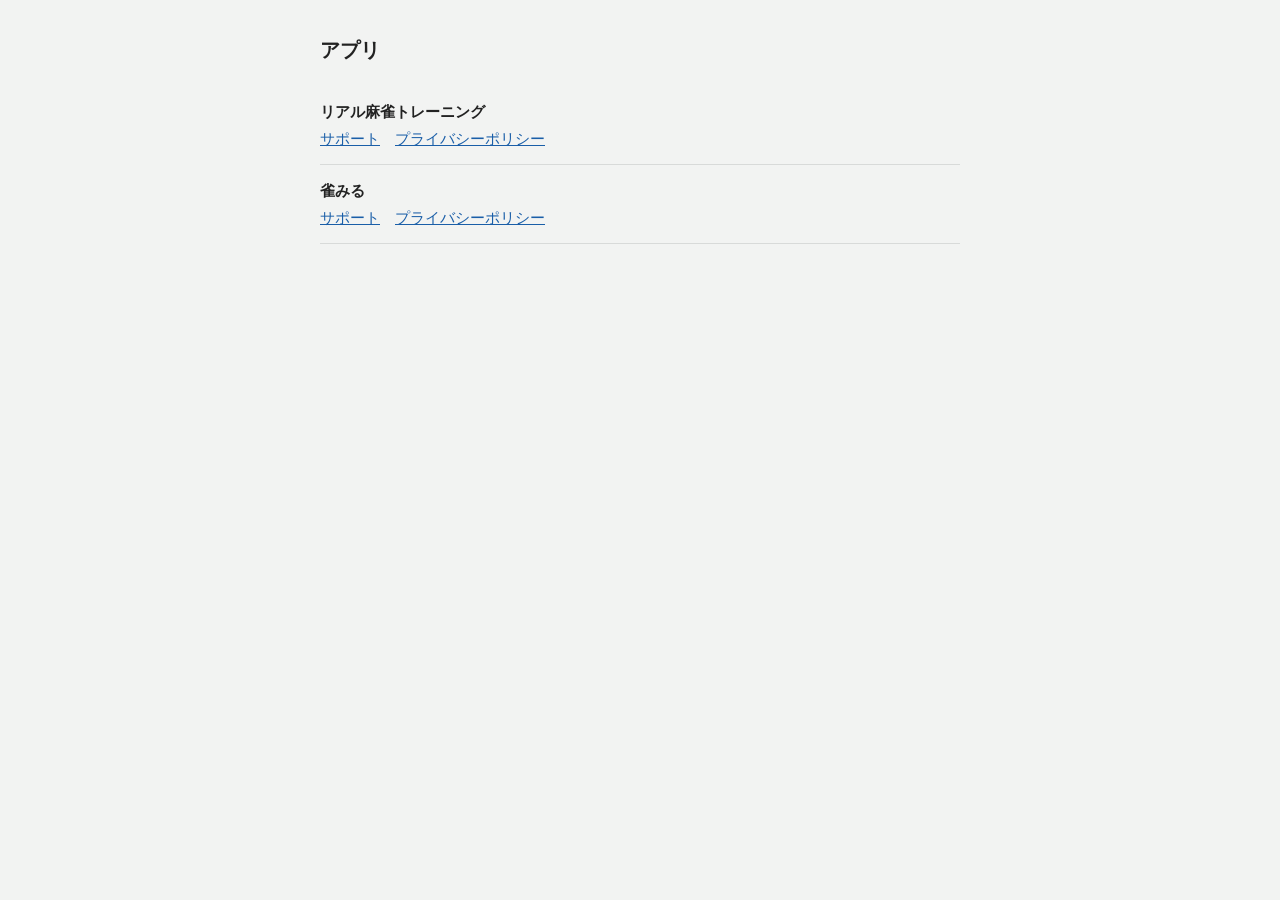
<file: index.html>
<!DOCTYPE html>
<html lang="ja">
<head>
<meta charset="utf-8">
<meta name="viewport" content="width=device-width, initial-scale=1">
<title>アプリ</title>
<style>
:root{--bg:#F2F3F2;--ink:#222;--line:#D8DAD9;--link:#1A5EA8}
@media (prefers-color-scheme:dark){:root{--bg:#1A1B1B;--ink:#E6E6E6;--line:#3A3C3B;--link:#8AB4F8}}
body{margin:0;background:var(--bg);color:var(--ink);font-family:"Hiragino Kaku Gothic ProN","Hiragino Sans",Meiryo,sans-serif;font-size:15px;line-height:1.8}
main{max-width:640px;margin:0 auto;padding:32px 20px 60px}
h1{font-size:20px;margin:0 0 18px}
ul{list-style:none;padding:0;margin:0}
li{padding:12px 0;border-bottom:1px solid var(--line)}
a{color:var(--link)}
</style>
</head>
<body>
<main>
  <h1>アプリ</h1>
  <ul>
    <li><b>リアル麻雀トレーニング</b><br><a href="rimatore-support/">サポート</a>　<a href="rimatore-support/privacy.html">プライバシーポリシー</a></li>
    <li><b>雀みる</b><br><a href="jammiru-support/">サポート</a>　<a href="jammiru-support/privacy.html">プライバシーポリシー</a></li>
  </ul>
</main>
</body>
</html>
</file>
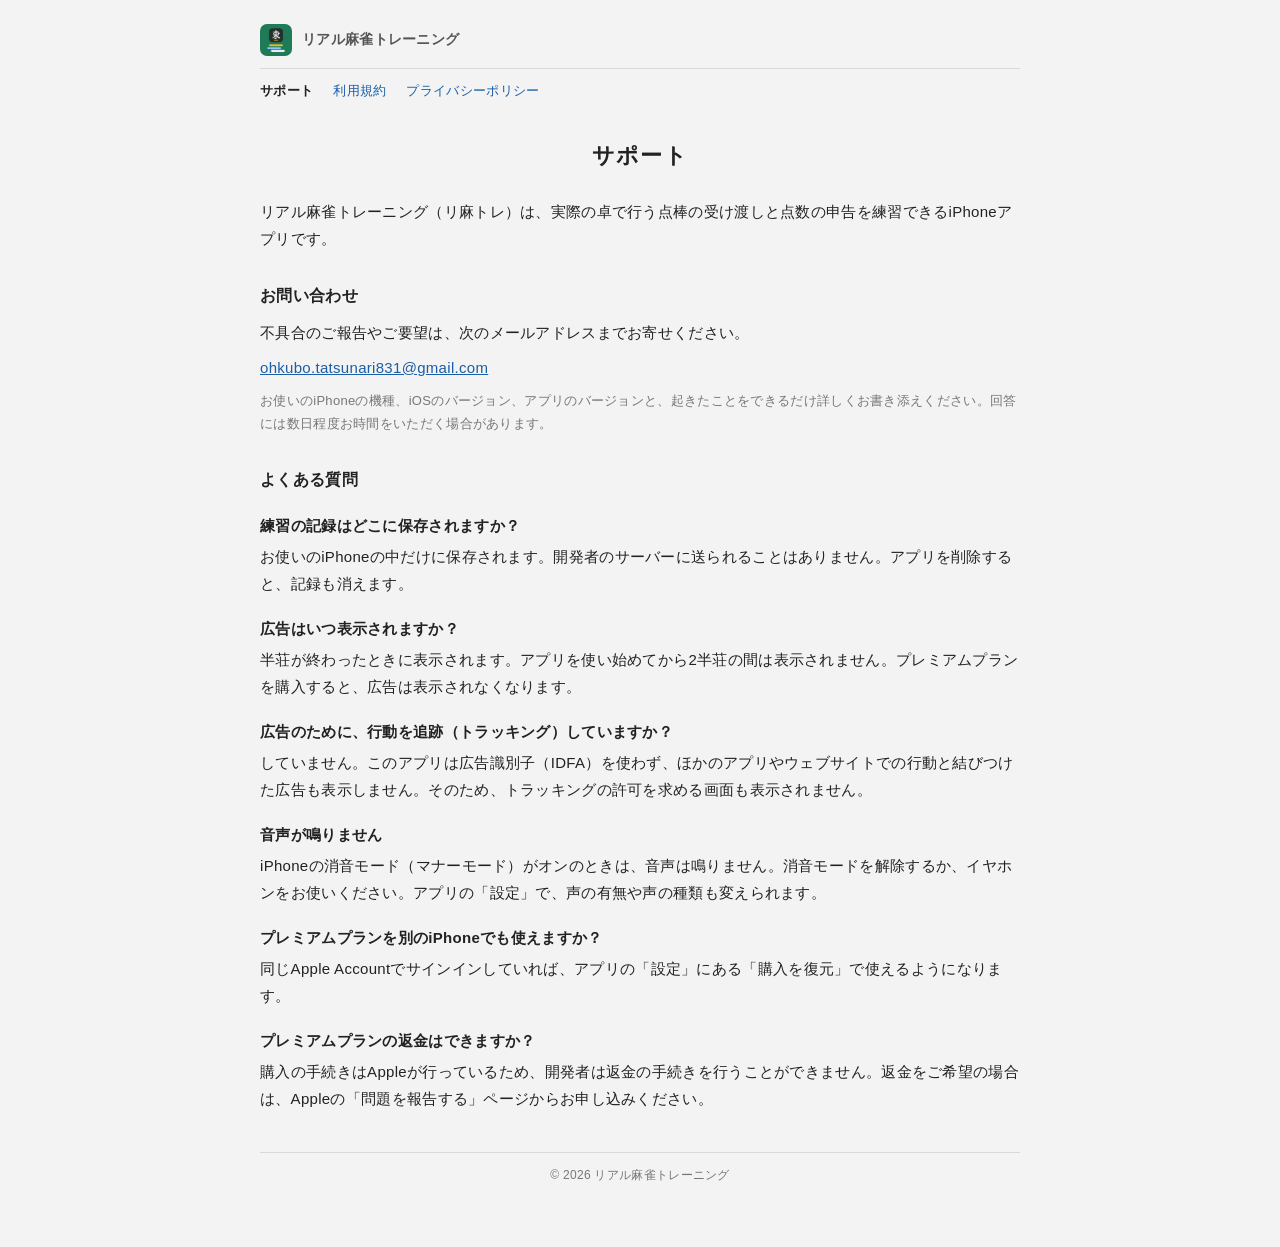
<file: rimatore-support/index.html>
<!DOCTYPE html>
<html lang="ja">
<head>
<meta charset="utf-8">
<meta name="viewport" content="width=device-width, initial-scale=1">
<title>サポート｜リアル麻雀トレーニング</title>
<link rel="stylesheet" href="style.css">
</head>
<body>
<main>
  <header><img src="icon.png" alt=""><span class="ttl">リアル麻雀トレーニング</span></header>
  <nav><a href="index.html" aria-current="page">サポート</a><a href="terms.html">利用規約</a><a href="privacy.html">プライバシーポリシー</a></nav>
  <h1>サポート</h1>
  <div class="doc">
    <p class="lead">リアル麻雀トレーニング（リ麻トレ）は、実際の卓で行う点棒の受け渡しと点数の申告を練習できるiPhoneアプリです。</p>

    <h2>お問い合わせ</h2>
    <p>不具合のご報告やご要望は、次のメールアドレスまでお寄せください。</p>
    <p><a href="mailto:ohkubo.tatsunari831@gmail.com">ohkubo.tatsunari831@gmail.com</a></p>
    <p class="muted">お使いのiPhoneの機種、iOSのバージョン、アプリのバージョンと、起きたことをできるだけ詳しくお書き添えください。回答には数日程度お時間をいただく場合があります。</p>

    <h2>よくある質問</h2>
    <h3>練習の記録はどこに保存されますか？</h3>
    <p>お使いのiPhoneの中だけに保存されます。開発者のサーバーに送られることはありません。アプリを削除すると、記録も消えます。</p>
    <h3>広告はいつ表示されますか？</h3>
    <p>半荘が終わったときに表示されます。アプリを使い始めてから2半荘の間は表示されません。プレミアムプランを購入すると、広告は表示されなくなります。</p>
    <h3>広告のために、行動を追跡（トラッキング）していますか？</h3>
    <p>していません。このアプリは広告識別子（IDFA）を使わず、ほかのアプリやウェブサイトでの行動と結びつけた広告も表示しません。そのため、トラッキングの許可を求める画面も表示されません。</p>
    <h3>音声が鳴りません</h3>
    <p>iPhoneの消音モード（マナーモード）がオンのときは、音声は鳴りません。消音モードを解除するか、イヤホンをお使いください。アプリの「設定」で、声の有無や声の種類も変えられます。</p>
    <h3>プレミアムプランを別のiPhoneでも使えますか？</h3>
    <p>同じApple Accountでサインインしていれば、アプリの「設定」にある「購入を復元」で使えるようになります。</p>
    <h3>プレミアムプランの返金はできますか？</h3>
    <p>購入の手続きはAppleが行っているため、開発者は返金の手続きを行うことができません。返金をご希望の場合は、Appleの「問題を報告する」ページからお申し込みください。</p>
  </div>
  <footer>© 2026 リアル麻雀トレーニング</footer>
</main>
</body>
</html>
</file>
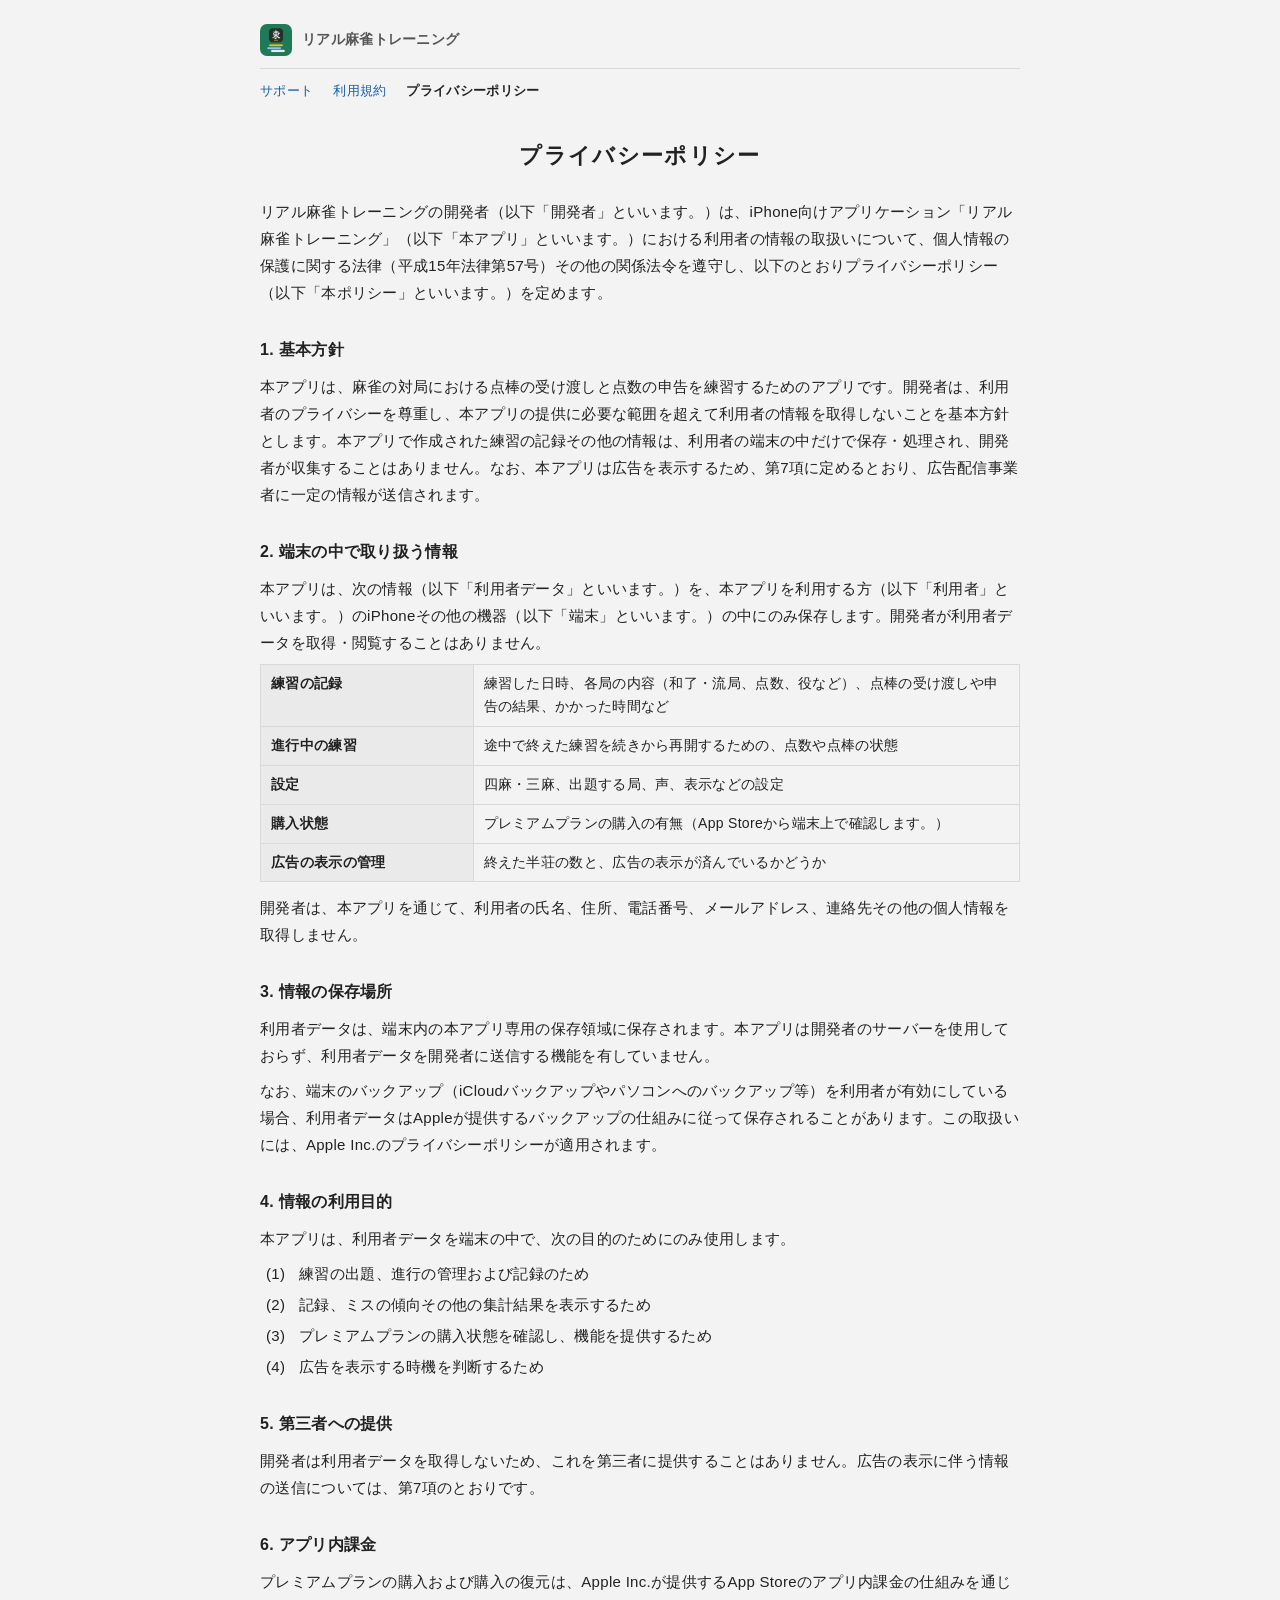
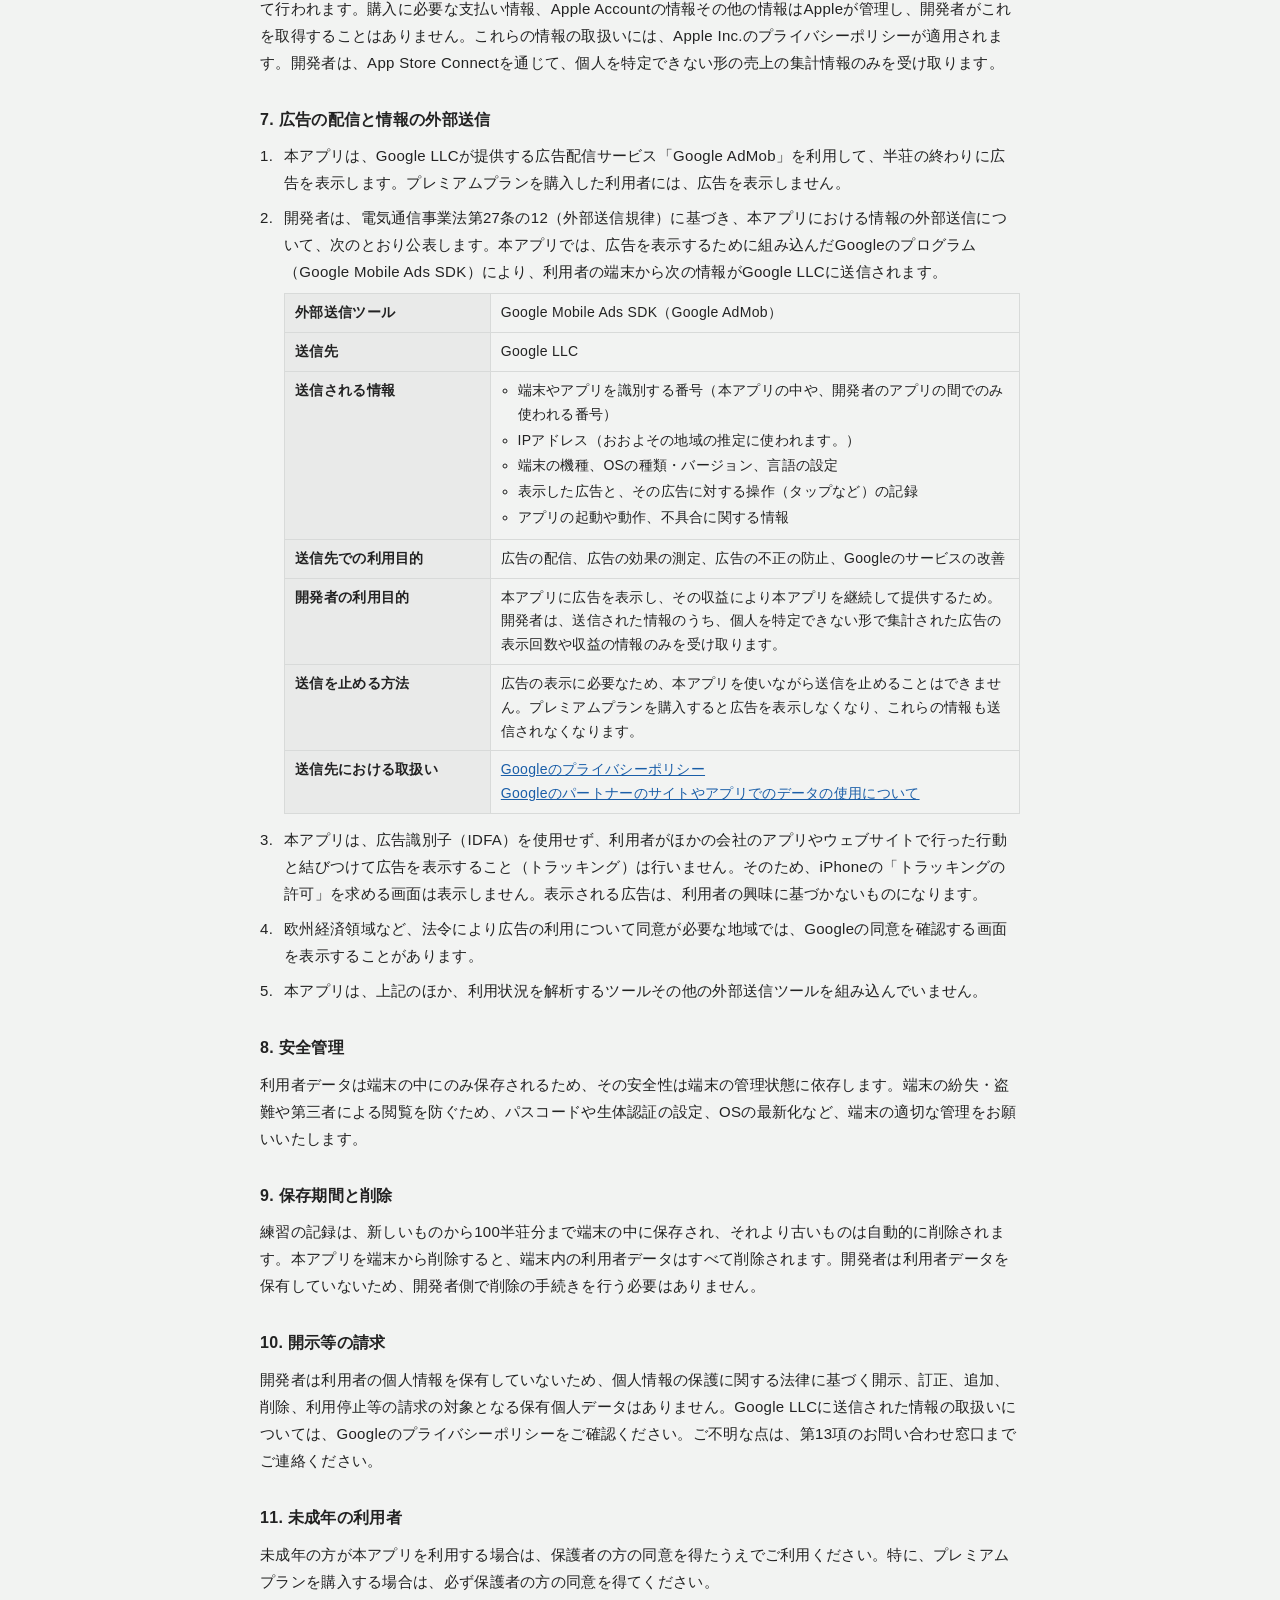
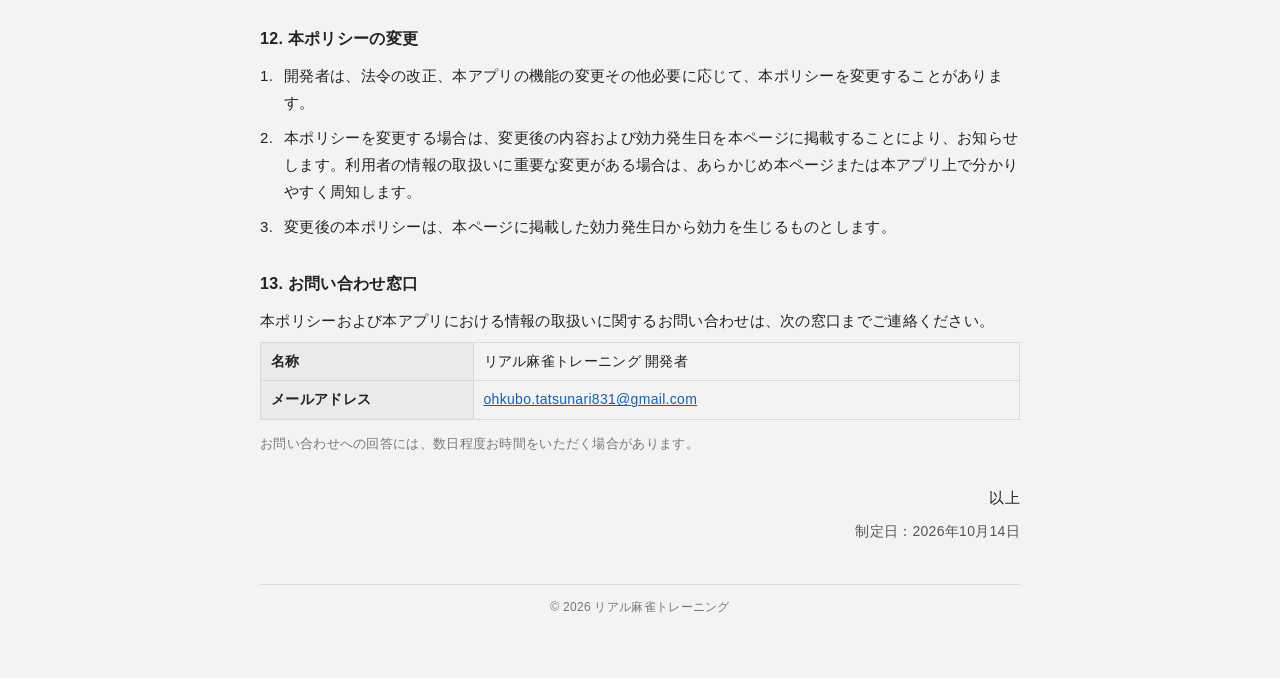
<file: rimatore-support/privacy.html>
<!DOCTYPE html>
<html lang="ja">
<head>
<meta charset="utf-8">
<meta name="viewport" content="width=device-width, initial-scale=1">
<title>プライバシーポリシー｜リアル麻雀トレーニング</title>
<link rel="stylesheet" href="style.css">
</head>
<body>
<main>
  <header><img src="icon.png" alt=""><span class="ttl">リアル麻雀トレーニング</span></header>
  <nav><a href="index.html">サポート</a><a href="terms.html">利用規約</a><a href="privacy.html" aria-current="page">プライバシーポリシー</a></nav>
  <h1>プライバシーポリシー</h1>
  <div class="doc">
    <p class="lead">リアル麻雀トレーニングの開発者（以下「開発者」といいます。）は、iPhone向けアプリケーション「リアル麻雀トレーニング」（以下「本アプリ」といいます。）における利用者の情報の取扱いについて、個人情報の保護に関する法律（平成15年法律第57号）その他の関係法令を遵守し、以下のとおりプライバシーポリシー（以下「本ポリシー」といいます。）を定めます。</p>

    <h2 id="p1">1. 基本方針</h2>
    <p>本アプリは、麻雀の対局における点棒の受け渡しと点数の申告を練習するためのアプリです。開発者は、利用者のプライバシーを尊重し、本アプリの提供に必要な範囲を超えて利用者の情報を取得しないことを基本方針とします。本アプリで作成された練習の記録その他の情報は、利用者の端末の中だけで保存・処理され、開発者が収集することはありません。なお、本アプリは広告を表示するため、第7項に定めるとおり、広告配信事業者に一定の情報が送信されます。</p>

    <h2 id="p2">2. 端末の中で取り扱う情報</h2>
    <p>本アプリは、次の情報（以下「利用者データ」といいます。）を、本アプリを利用する方（以下「利用者」といいます。）のiPhoneその他の機器（以下「端末」といいます。）の中にのみ保存します。開発者が利用者データを取得・閲覧することはありません。</p>
    <table>
      <tr><th>練習の記録</th><td>練習した日時、各局の内容（和了・流局、点数、役など）、点棒の受け渡しや申告の結果、かかった時間など</td></tr>
      <tr><th>進行中の練習</th><td>途中で終えた練習を続きから再開するための、点数や点棒の状態</td></tr>
      <tr><th>設定</th><td>四麻・三麻、出題する局、声、表示などの設定</td></tr>
      <tr><th>購入状態</th><td>プレミアムプランの購入の有無（App Storeから端末上で確認します。）</td></tr>
      <tr><th>広告の表示の管理</th><td>終えた半荘の数と、広告の表示が済んでいるかどうか</td></tr>
    </table>
    <p>開発者は、本アプリを通じて、利用者の氏名、住所、電話番号、メールアドレス、連絡先その他の個人情報を取得しません。</p>

    <h2 id="p3">3. 情報の保存場所</h2>
    <p>利用者データは、端末内の本アプリ専用の保存領域に保存されます。本アプリは開発者のサーバーを使用しておらず、利用者データを開発者に送信する機能を有していません。</p>
    <p>なお、端末のバックアップ（iCloudバックアップやパソコンへのバックアップ等）を利用者が有効にしている場合、利用者データはAppleが提供するバックアップの仕組みに従って保存されることがあります。この取扱いには、Apple Inc.のプライバシーポリシーが適用されます。</p>

    <h2 id="p4">4. 情報の利用目的</h2>
    <p>本アプリは、利用者データを端末の中で、次の目的のためにのみ使用します。</p>
    <ol class="num">
      <li>練習の出題、進行の管理および記録のため</li>
      <li>記録、ミスの傾向その他の集計結果を表示するため</li>
      <li>プレミアムプランの購入状態を確認し、機能を提供するため</li>
      <li>広告を表示する時機を判断するため</li>
    </ol>

    <h2 id="p5">5. 第三者への提供</h2>
    <p>開発者は利用者データを取得しないため、これを第三者に提供することはありません。広告の表示に伴う情報の送信については、第7項のとおりです。</p>

    <h2 id="p6">6. アプリ内課金</h2>
    <p>プレミアムプランの購入および購入の復元は、Apple Inc.が提供するApp Storeのアプリ内課金の仕組みを通じて行われます。購入に必要な支払い情報、Apple Accountの情報その他の情報はAppleが管理し、開発者がこれを取得することはありません。これらの情報の取扱いには、Apple Inc.のプライバシーポリシーが適用されます。開発者は、App Store Connectを通じて、個人を特定できない形の売上の集計情報のみを受け取ります。</p>

    <h2 id="p7">7. 広告の配信と情報の外部送信</h2>
    <ol class="par">
      <li>本アプリは、Google LLCが提供する広告配信サービス「Google AdMob」を利用して、半荘の終わりに広告を表示します。プレミアムプランを購入した利用者には、広告を表示しません。</li>
      <li>開発者は、電気通信事業法第27条の12（外部送信規律）に基づき、本アプリにおける情報の外部送信について、次のとおり公表します。本アプリでは、広告を表示するために組み込んだGoogleのプログラム（Google Mobile Ads SDK）により、利用者の端末から次の情報がGoogle LLCに送信されます。
        <table>
          <tr><th>外部送信ツール</th><td>Google Mobile Ads SDK（Google AdMob）</td></tr>
          <tr><th>送信先</th><td>Google LLC</td></tr>
          <tr><th>送信される情報</th><td>
            <ul>
              <li>端末やアプリを識別する番号（本アプリの中や、開発者のアプリの間でのみ使われる番号）</li>
              <li>IPアドレス（おおよその地域の推定に使われます。）</li>
              <li>端末の機種、OSの種類・バージョン、言語の設定</li>
              <li>表示した広告と、その広告に対する操作（タップなど）の記録</li>
              <li>アプリの起動や動作、不具合に関する情報</li>
            </ul></td></tr>
          <tr><th>送信先での利用目的</th><td>広告の配信、広告の効果の測定、広告の不正の防止、Googleのサービスの改善</td></tr>
          <tr><th>開発者の利用目的</th><td>本アプリに広告を表示し、その収益により本アプリを継続して提供するため。開発者は、送信された情報のうち、個人を特定できない形で集計された広告の表示回数や収益の情報のみを受け取ります。</td></tr>
          <tr><th>送信を止める方法</th><td>広告の表示に必要なため、本アプリを使いながら送信を止めることはできません。プレミアムプランを購入すると広告を表示しなくなり、これらの情報も送信されなくなります。</td></tr>
          <tr><th>送信先における取扱い</th><td><a href="https://policies.google.com/privacy?hl=ja">Googleのプライバシーポリシー</a><br><a href="https://policies.google.com/technologies/partner-sites?hl=ja">Googleのパートナーのサイトやアプリでのデータの使用について</a></td></tr>
        </table>
      </li>
      <li>本アプリは、広告識別子（IDFA）を使用せず、利用者がほかの会社のアプリやウェブサイトで行った行動と結びつけて広告を表示すること（トラッキング）は行いません。そのため、iPhoneの「トラッキングの許可」を求める画面は表示しません。表示される広告は、利用者の興味に基づかないものになります。</li>
      <li>欧州経済領域など、法令により広告の利用について同意が必要な地域では、Googleの同意を確認する画面を表示することがあります。</li>
      <li>本アプリは、上記のほか、利用状況を解析するツールその他の外部送信ツールを組み込んでいません。</li>
    </ol>

    <h2 id="p8">8. 安全管理</h2>
    <p>利用者データは端末の中にのみ保存されるため、その安全性は端末の管理状態に依存します。端末の紛失・盗難や第三者による閲覧を防ぐため、パスコードや生体認証の設定、OSの最新化など、端末の適切な管理をお願いいたします。</p>

    <h2 id="p9">9. 保存期間と削除</h2>
    <p>練習の記録は、新しいものから100半荘分まで端末の中に保存され、それより古いものは自動的に削除されます。本アプリを端末から削除すると、端末内の利用者データはすべて削除されます。開発者は利用者データを保有していないため、開発者側で削除の手続きを行う必要はありません。</p>

    <h2 id="p10">10. 開示等の請求</h2>
    <p>開発者は利用者の個人情報を保有していないため、個人情報の保護に関する法律に基づく開示、訂正、追加、削除、利用停止等の請求の対象となる保有個人データはありません。Google LLCに送信された情報の取扱いについては、Googleのプライバシーポリシーをご確認ください。ご不明な点は、第13項のお問い合わせ窓口までご連絡ください。</p>

    <h2 id="p11">11. 未成年の利用者</h2>
    <p>未成年の方が本アプリを利用する場合は、保護者の方の同意を得たうえでご利用ください。特に、プレミアムプランを購入する場合は、必ず保護者の方の同意を得てください。</p>

    <h2 id="p12">12. 本ポリシーの変更</h2>
    <ol class="par">
      <li>開発者は、法令の改正、本アプリの機能の変更その他必要に応じて、本ポリシーを変更することがあります。</li>
      <li>本ポリシーを変更する場合は、変更後の内容および効力発生日を本ページに掲載することにより、お知らせします。利用者の情報の取扱いに重要な変更がある場合は、あらかじめ本ページまたは本アプリ上で分かりやすく周知します。</li>
      <li>変更後の本ポリシーは、本ページに掲載した効力発生日から効力を生じるものとします。</li>
    </ol>

    <h2 id="p13">13. お問い合わせ窓口</h2>
    <p>本ポリシーおよび本アプリにおける情報の取扱いに関するお問い合わせは、次の窓口までご連絡ください。</p>
    <table>
      <tr><th>名称</th><td>リアル麻雀トレーニング 開発者</td></tr>
      <tr><th>メールアドレス</th><td><a href="mailto:ohkubo.tatsunari831@gmail.com">ohkubo.tatsunari831@gmail.com</a></td></tr>
    </table>
    <p class="muted">お問い合わせへの回答には、数日程度お時間をいただく場合があります。</p>

    <p class="end">以上</p>
    <div class="dates"><p>制定日：2026年10月14日</p></div>
  </div>
  <footer>© 2026 リアル麻雀トレーニング</footer>
</main>
</body>
</html>
</file>
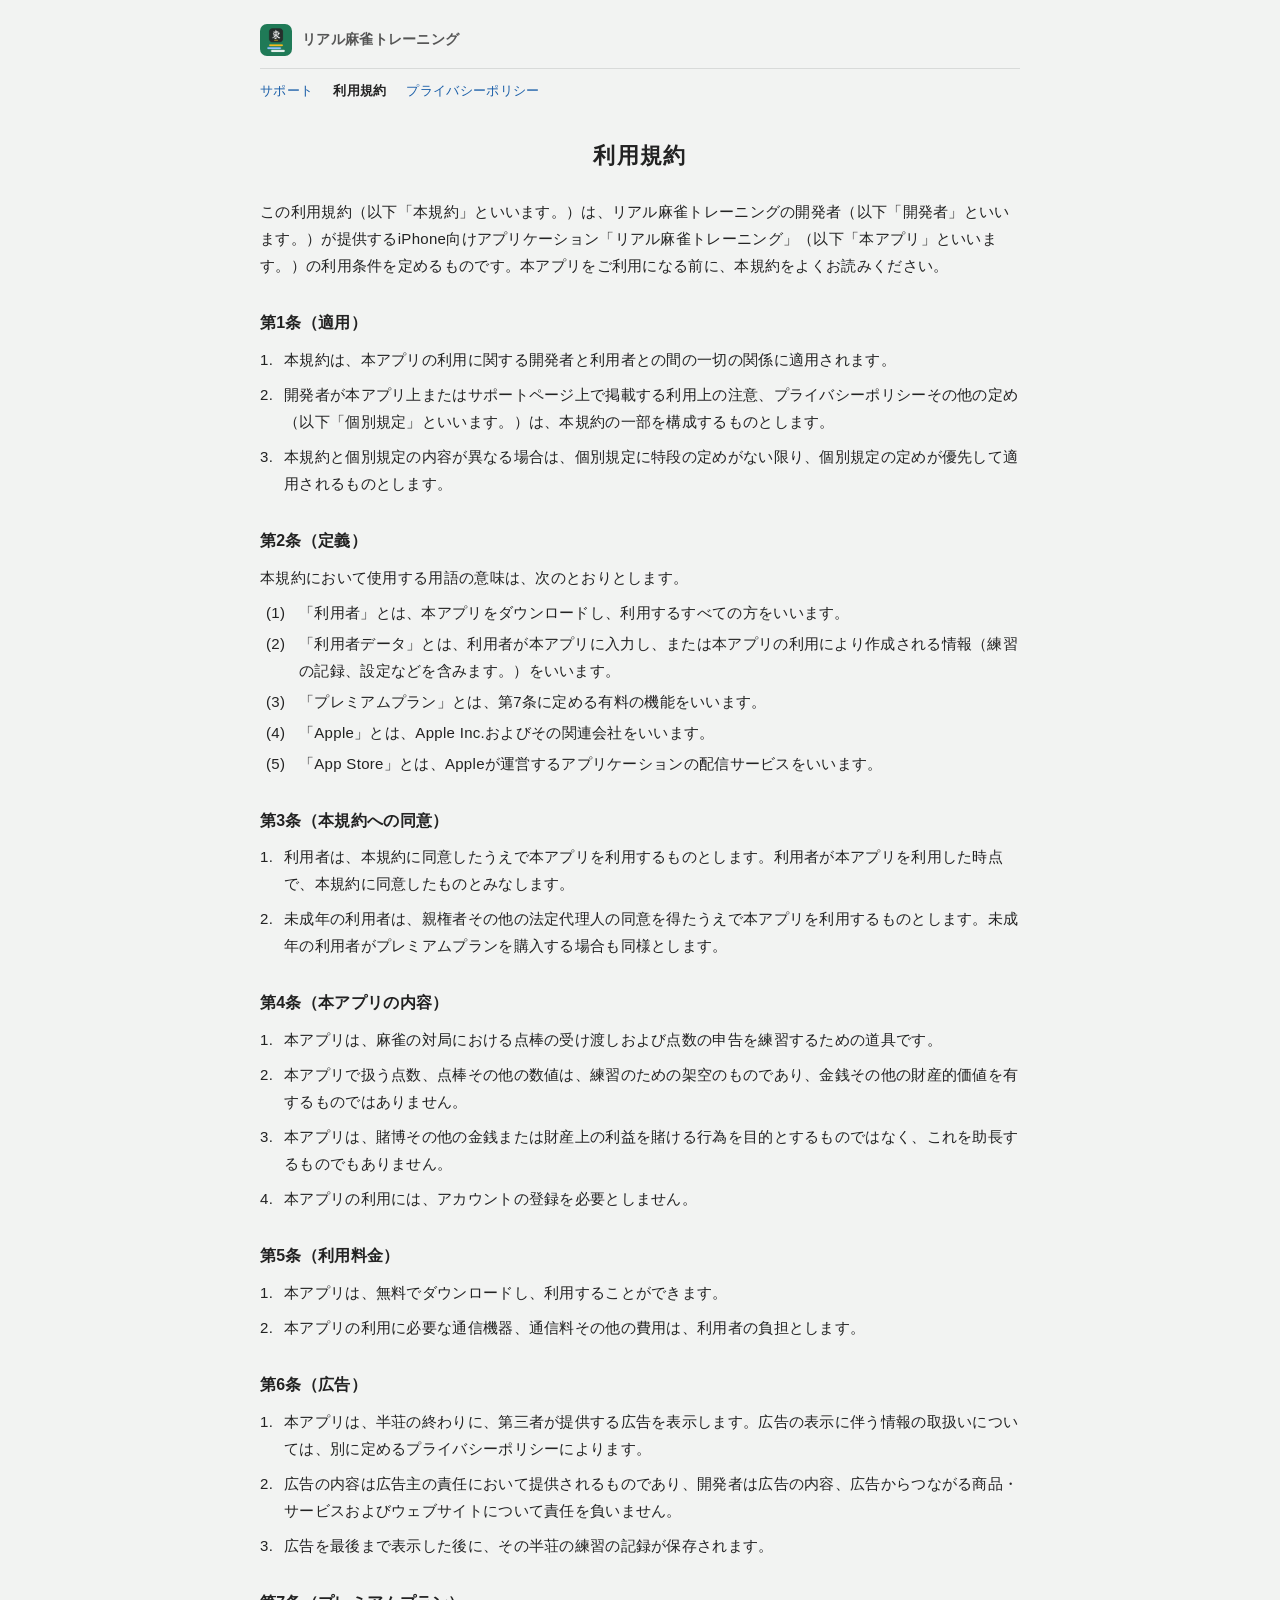
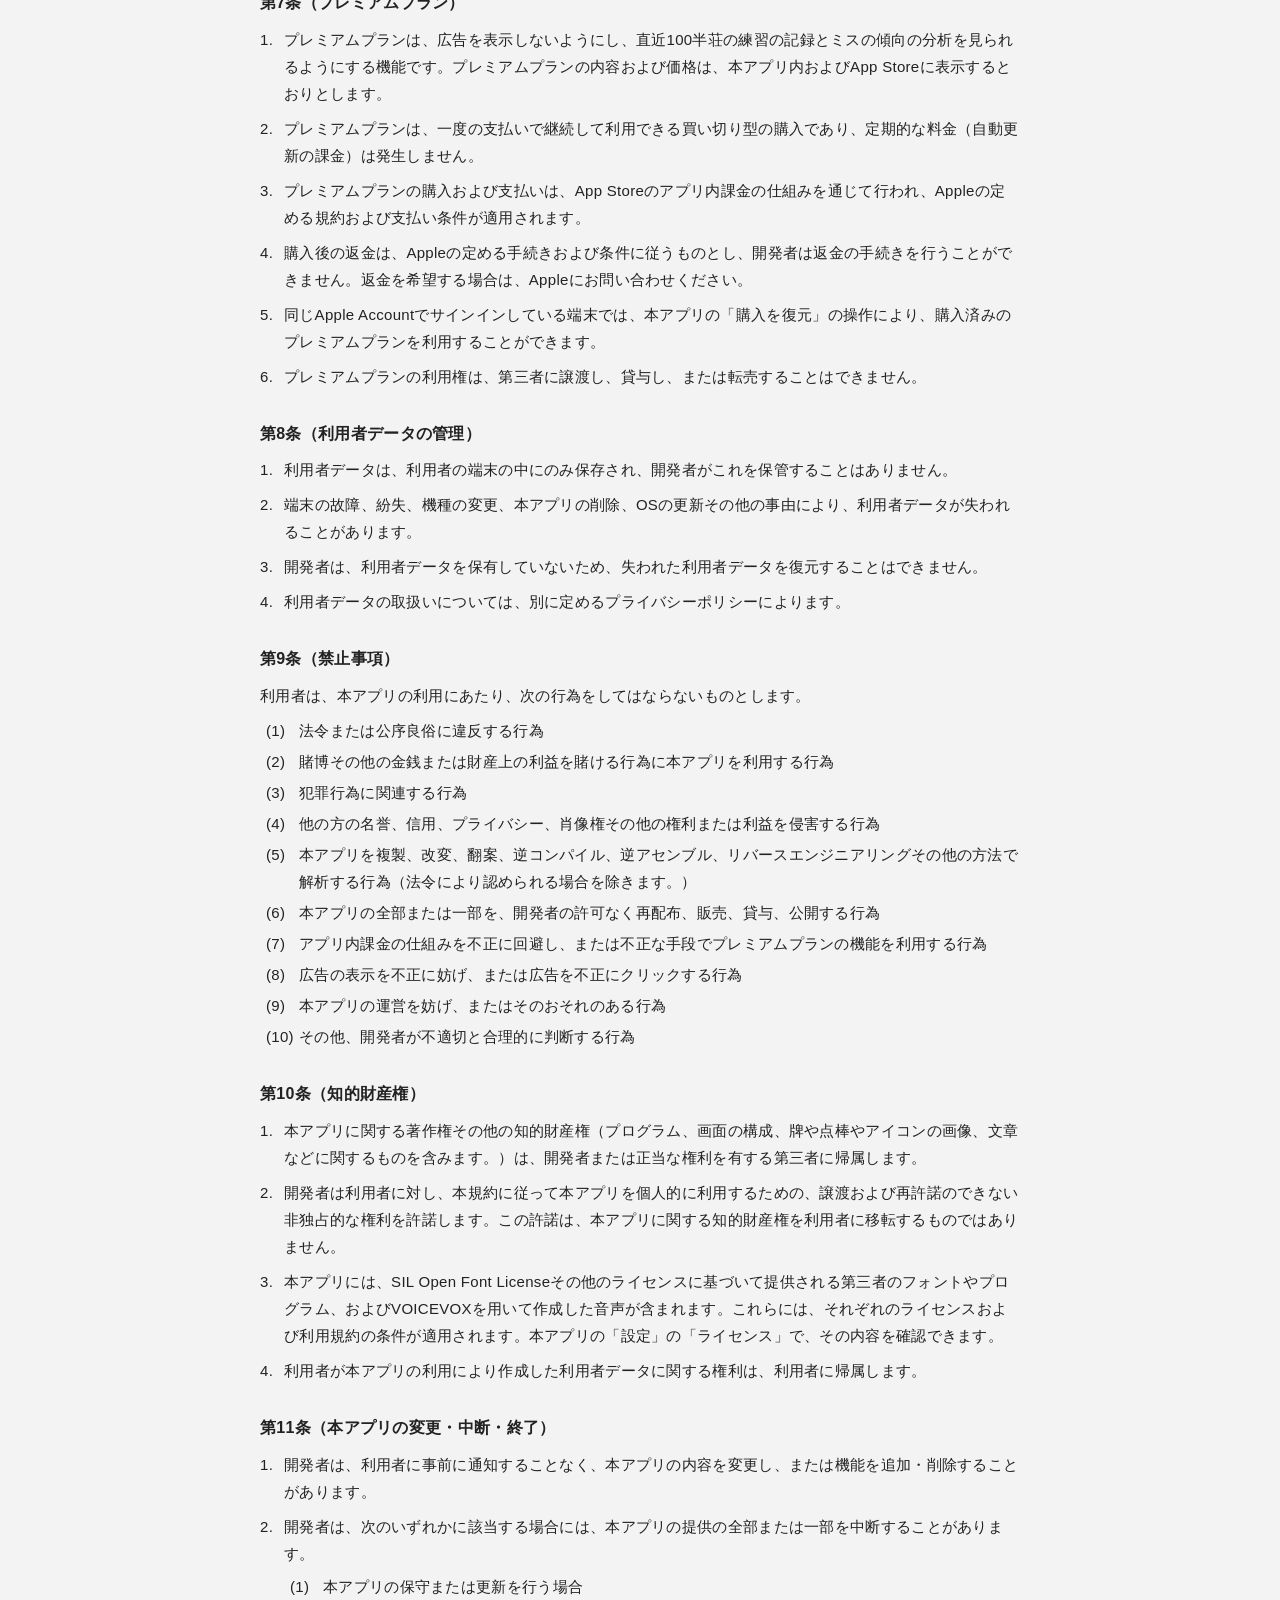
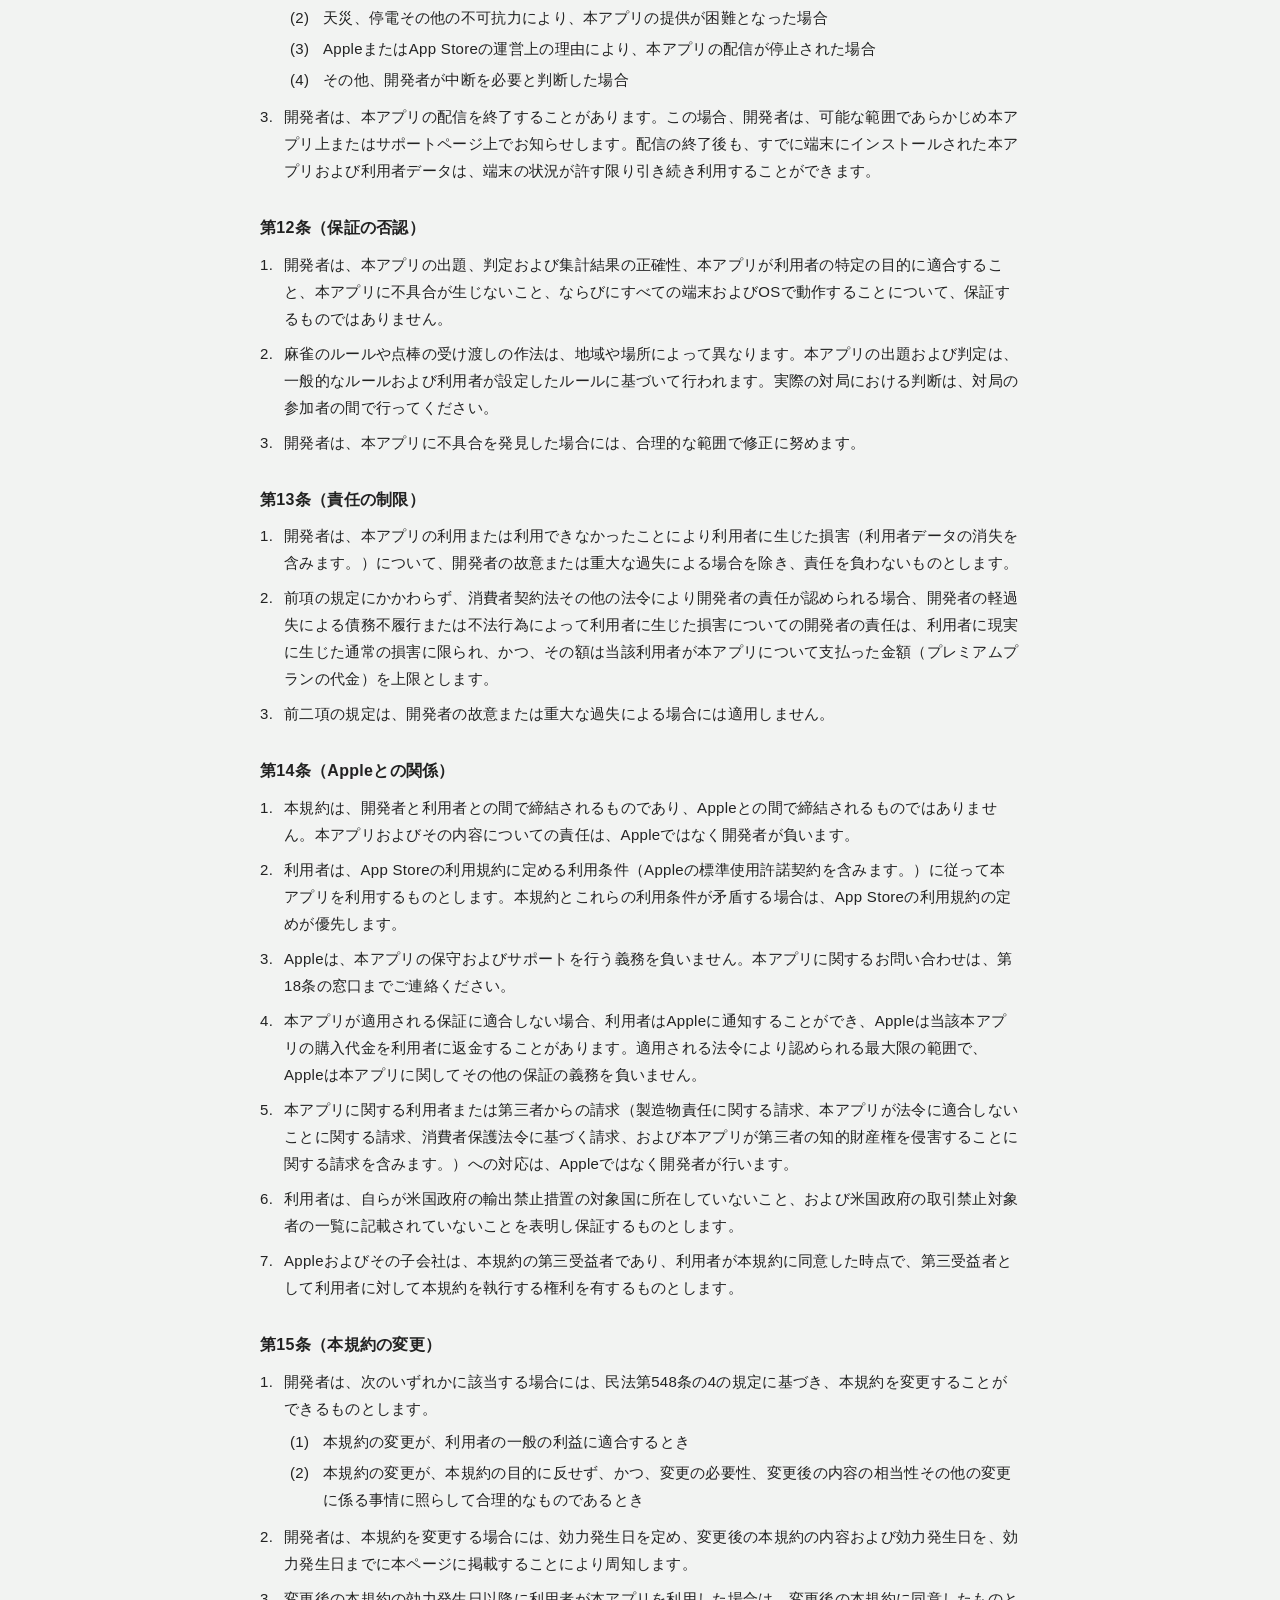
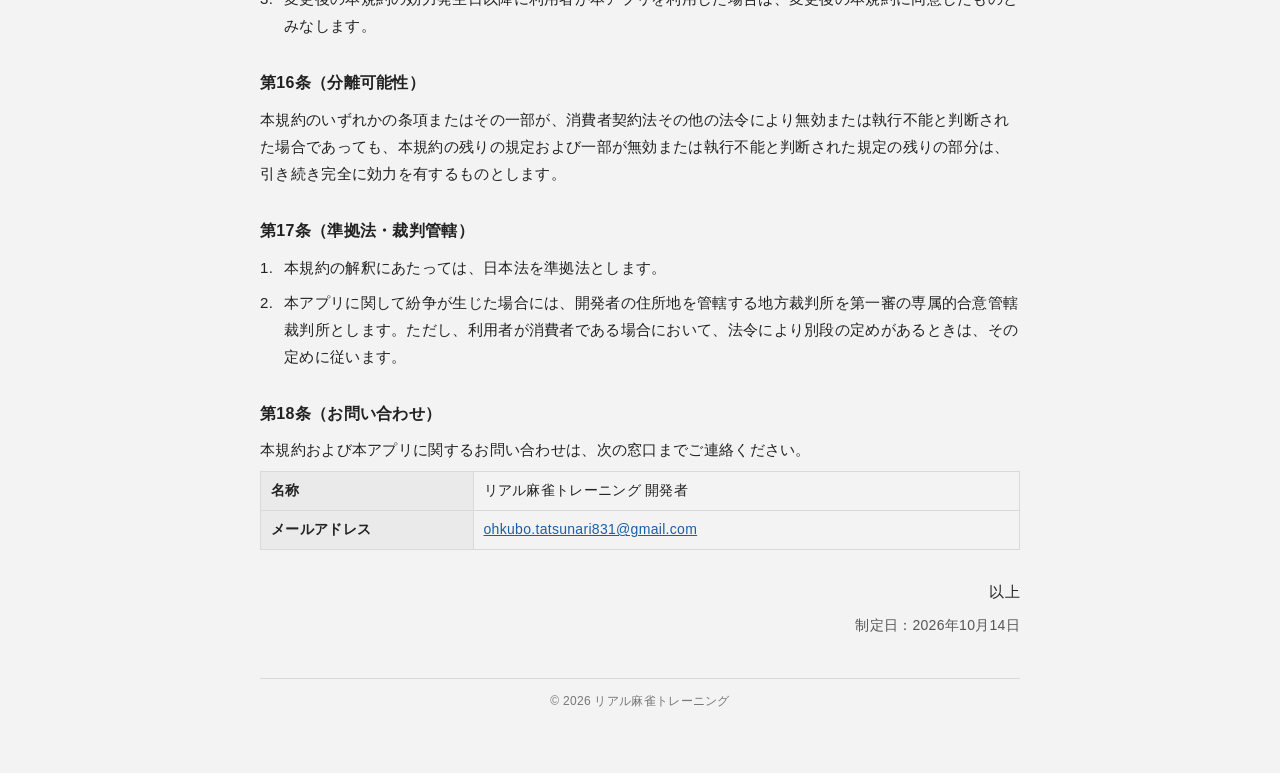
<file: rimatore-support/terms.html>
<!DOCTYPE html>
<html lang="ja">
<head>
<meta charset="utf-8">
<meta name="viewport" content="width=device-width, initial-scale=1">
<title>利用規約｜リアル麻雀トレーニング</title>
<link rel="stylesheet" href="style.css">
</head>
<body>
<main>
  <header><img src="icon.png" alt=""><span class="ttl">リアル麻雀トレーニング</span></header>
  <nav><a href="index.html">サポート</a><a href="terms.html" aria-current="page">利用規約</a><a href="privacy.html">プライバシーポリシー</a></nav>
  <h1>利用規約</h1>
  <div class="doc">
    <p class="lead">この利用規約（以下「本規約」といいます。）は、リアル麻雀トレーニングの開発者（以下「開発者」といいます。）が提供するiPhone向けアプリケーション「リアル麻雀トレーニング」（以下「本アプリ」といいます。）の利用条件を定めるものです。本アプリをご利用になる前に、本規約をよくお読みください。</p>

    <h2 id="t1">第1条（適用）</h2>
    <ol class="par">
      <li>本規約は、本アプリの利用に関する開発者と利用者との間の一切の関係に適用されます。</li>
      <li>開発者が本アプリ上またはサポートページ上で掲載する利用上の注意、プライバシーポリシーその他の定め（以下「個別規定」といいます。）は、本規約の一部を構成するものとします。</li>
      <li>本規約と個別規定の内容が異なる場合は、個別規定に特段の定めがない限り、個別規定の定めが優先して適用されるものとします。</li>
    </ol>

    <h2 id="t2">第2条（定義）</h2>
    <p>本規約において使用する用語の意味は、次のとおりとします。</p>
    <ol class="num">
      <li>「利用者」とは、本アプリをダウンロードし、利用するすべての方をいいます。</li>
      <li>「利用者データ」とは、利用者が本アプリに入力し、または本アプリの利用により作成される情報（練習の記録、設定などを含みます。）をいいます。</li>
      <li>「プレミアムプラン」とは、第7条に定める有料の機能をいいます。</li>
      <li>「Apple」とは、Apple Inc.およびその関連会社をいいます。</li>
      <li>「App Store」とは、Appleが運営するアプリケーションの配信サービスをいいます。</li>
    </ol>

    <h2 id="t3">第3条（本規約への同意）</h2>
    <ol class="par">
      <li>利用者は、本規約に同意したうえで本アプリを利用するものとします。利用者が本アプリを利用した時点で、本規約に同意したものとみなします。</li>
      <li>未成年の利用者は、親権者その他の法定代理人の同意を得たうえで本アプリを利用するものとします。未成年の利用者がプレミアムプランを購入する場合も同様とします。</li>
    </ol>

    <h2 id="t4">第4条（本アプリの内容）</h2>
    <ol class="par">
      <li>本アプリは、麻雀の対局における点棒の受け渡しおよび点数の申告を練習するための道具です。</li>
      <li>本アプリで扱う点数、点棒その他の数値は、練習のための架空のものであり、金銭その他の財産的価値を有するものではありません。</li>
      <li>本アプリは、賭博その他の金銭または財産上の利益を賭ける行為を目的とするものではなく、これを助長するものでもありません。</li>
      <li>本アプリの利用には、アカウントの登録を必要としません。</li>
    </ol>

    <h2 id="t5">第5条（利用料金）</h2>
    <ol class="par">
      <li>本アプリは、無料でダウンロードし、利用することができます。</li>
      <li>本アプリの利用に必要な通信機器、通信料その他の費用は、利用者の負担とします。</li>
    </ol>

    <h2 id="t6">第6条（広告）</h2>
    <ol class="par">
      <li>本アプリは、半荘の終わりに、第三者が提供する広告を表示します。広告の表示に伴う情報の取扱いについては、別に定めるプライバシーポリシーによります。</li>
      <li>広告の内容は広告主の責任において提供されるものであり、開発者は広告の内容、広告からつながる商品・サービスおよびウェブサイトについて責任を負いません。</li>
      <li>広告を最後まで表示した後に、その半荘の練習の記録が保存されます。</li>
    </ol>

    <h2 id="t7">第7条（プレミアムプラン）</h2>
    <ol class="par">
      <li>プレミアムプランは、広告を表示しないようにし、直近100半荘の練習の記録とミスの傾向の分析を見られるようにする機能です。プレミアムプランの内容および価格は、本アプリ内およびApp Storeに表示するとおりとします。</li>
      <li>プレミアムプランは、一度の支払いで継続して利用できる買い切り型の購入であり、定期的な料金（自動更新の課金）は発生しません。</li>
      <li>プレミアムプランの購入および支払いは、App Storeのアプリ内課金の仕組みを通じて行われ、Appleの定める規約および支払い条件が適用されます。</li>
      <li>購入後の返金は、Appleの定める手続きおよび条件に従うものとし、開発者は返金の手続きを行うことができません。返金を希望する場合は、Appleにお問い合わせください。</li>
      <li>同じApple Accountでサインインしている端末では、本アプリの「購入を復元」の操作により、購入済みのプレミアムプランを利用することができます。</li>
      <li>プレミアムプランの利用権は、第三者に譲渡し、貸与し、または転売することはできません。</li>
    </ol>

    <h2 id="t8">第8条（利用者データの管理）</h2>
    <ol class="par">
      <li>利用者データは、利用者の端末の中にのみ保存され、開発者がこれを保管することはありません。</li>
      <li>端末の故障、紛失、機種の変更、本アプリの削除、OSの更新その他の事由により、利用者データが失われることがあります。</li>
      <li>開発者は、利用者データを保有していないため、失われた利用者データを復元することはできません。</li>
      <li>利用者データの取扱いについては、別に定めるプライバシーポリシーによります。</li>
    </ol>

    <h2 id="t9">第9条（禁止事項）</h2>
    <p>利用者は、本アプリの利用にあたり、次の行為をしてはならないものとします。</p>
    <ol class="num">
      <li>法令または公序良俗に違反する行為</li>
      <li>賭博その他の金銭または財産上の利益を賭ける行為に本アプリを利用する行為</li>
      <li>犯罪行為に関連する行為</li>
      <li>他の方の名誉、信用、プライバシー、肖像権その他の権利または利益を侵害する行為</li>
      <li>本アプリを複製、改変、翻案、逆コンパイル、逆アセンブル、リバースエンジニアリングその他の方法で解析する行為（法令により認められる場合を除きます。）</li>
      <li>本アプリの全部または一部を、開発者の許可なく再配布、販売、貸与、公開する行為</li>
      <li>アプリ内課金の仕組みを不正に回避し、または不正な手段でプレミアムプランの機能を利用する行為</li>
      <li>広告の表示を不正に妨げ、または広告を不正にクリックする行為</li>
      <li>本アプリの運営を妨げ、またはそのおそれのある行為</li>
      <li>その他、開発者が不適切と合理的に判断する行為</li>
    </ol>

    <h2 id="t10">第10条（知的財産権）</h2>
    <ol class="par">
      <li>本アプリに関する著作権その他の知的財産権（プログラム、画面の構成、牌や点棒やアイコンの画像、文章などに関するものを含みます。）は、開発者または正当な権利を有する第三者に帰属します。</li>
      <li>開発者は利用者に対し、本規約に従って本アプリを個人的に利用するための、譲渡および再許諾のできない非独占的な権利を許諾します。この許諾は、本アプリに関する知的財産権を利用者に移転するものではありません。</li>
      <li>本アプリには、SIL Open Font Licenseその他のライセンスに基づいて提供される第三者のフォントやプログラム、およびVOICEVOXを用いて作成した音声が含まれます。これらには、それぞれのライセンスおよび利用規約の条件が適用されます。本アプリの「設定」の「ライセンス」で、その内容を確認できます。</li>
      <li>利用者が本アプリの利用により作成した利用者データに関する権利は、利用者に帰属します。</li>
    </ol>

    <h2 id="t11">第11条（本アプリの変更・中断・終了）</h2>
    <ol class="par">
      <li>開発者は、利用者に事前に通知することなく、本アプリの内容を変更し、または機能を追加・削除することがあります。</li>
      <li>開発者は、次のいずれかに該当する場合には、本アプリの提供の全部または一部を中断することがあります。
        <ol class="num">
          <li>本アプリの保守または更新を行う場合</li>
          <li>天災、停電その他の不可抗力により、本アプリの提供が困難となった場合</li>
          <li>AppleまたはApp Storeの運営上の理由により、本アプリの配信が停止された場合</li>
          <li>その他、開発者が中断を必要と判断した場合</li>
        </ol>
      </li>
      <li>開発者は、本アプリの配信を終了することがあります。この場合、開発者は、可能な範囲であらかじめ本アプリ上またはサポートページ上でお知らせします。配信の終了後も、すでに端末にインストールされた本アプリおよび利用者データは、端末の状況が許す限り引き続き利用することができます。</li>
    </ol>

    <h2 id="t12">第12条（保証の否認）</h2>
    <ol class="par">
      <li>開発者は、本アプリの出題、判定および集計結果の正確性、本アプリが利用者の特定の目的に適合すること、本アプリに不具合が生じないこと、ならびにすべての端末およびOSで動作することについて、保証するものではありません。</li>
      <li>麻雀のルールや点棒の受け渡しの作法は、地域や場所によって異なります。本アプリの出題および判定は、一般的なルールおよび利用者が設定したルールに基づいて行われます。実際の対局における判断は、対局の参加者の間で行ってください。</li>
      <li>開発者は、本アプリに不具合を発見した場合には、合理的な範囲で修正に努めます。</li>
    </ol>

    <h2 id="t13">第13条（責任の制限）</h2>
    <ol class="par">
      <li>開発者は、本アプリの利用または利用できなかったことにより利用者に生じた損害（利用者データの消失を含みます。）について、開発者の故意または重大な過失による場合を除き、責任を負わないものとします。</li>
      <li>前項の規定にかかわらず、消費者契約法その他の法令により開発者の責任が認められる場合、開発者の軽過失による債務不履行または不法行為によって利用者に生じた損害についての開発者の責任は、利用者に現実に生じた通常の損害に限られ、かつ、その額は当該利用者が本アプリについて支払った金額（プレミアムプランの代金）を上限とします。</li>
      <li>前二項の規定は、開発者の故意または重大な過失による場合には適用しません。</li>
    </ol>

    <h2 id="t14">第14条（Appleとの関係）</h2>
    <ol class="par">
      <li>本規約は、開発者と利用者との間で締結されるものであり、Appleとの間で締結されるものではありません。本アプリおよびその内容についての責任は、Appleではなく開発者が負います。</li>
      <li>利用者は、App Storeの利用規約に定める利用条件（Appleの標準使用許諾契約を含みます。）に従って本アプリを利用するものとします。本規約とこれらの利用条件が矛盾する場合は、App Storeの利用規約の定めが優先します。</li>
      <li>Appleは、本アプリの保守およびサポートを行う義務を負いません。本アプリに関するお問い合わせは、第18条の窓口までご連絡ください。</li>
      <li>本アプリが適用される保証に適合しない場合、利用者はAppleに通知することができ、Appleは当該本アプリの購入代金を利用者に返金することがあります。適用される法令により認められる最大限の範囲で、Appleは本アプリに関してその他の保証の義務を負いません。</li>
      <li>本アプリに関する利用者または第三者からの請求（製造物責任に関する請求、本アプリが法令に適合しないことに関する請求、消費者保護法令に基づく請求、および本アプリが第三者の知的財産権を侵害することに関する請求を含みます。）への対応は、Appleではなく開発者が行います。</li>
      <li>利用者は、自らが米国政府の輸出禁止措置の対象国に所在していないこと、および米国政府の取引禁止対象者の一覧に記載されていないことを表明し保証するものとします。</li>
      <li>Appleおよびその子会社は、本規約の第三受益者であり、利用者が本規約に同意した時点で、第三受益者として利用者に対して本規約を執行する権利を有するものとします。</li>
    </ol>

    <h2 id="t15">第15条（本規約の変更）</h2>
    <ol class="par">
      <li>開発者は、次のいずれかに該当する場合には、民法第548条の4の規定に基づき、本規約を変更することができるものとします。
        <ol class="num">
          <li>本規約の変更が、利用者の一般の利益に適合するとき</li>
          <li>本規約の変更が、本規約の目的に反せず、かつ、変更の必要性、変更後の内容の相当性その他の変更に係る事情に照らして合理的なものであるとき</li>
        </ol>
      </li>
      <li>開発者は、本規約を変更する場合には、効力発生日を定め、変更後の本規約の内容および効力発生日を、効力発生日までに本ページに掲載することにより周知します。</li>
      <li>変更後の本規約の効力発生日以降に利用者が本アプリを利用した場合は、変更後の本規約に同意したものとみなします。</li>
    </ol>

    <h2 id="t16">第16条（分離可能性）</h2>
    <p>本規約のいずれかの条項またはその一部が、消費者契約法その他の法令により無効または執行不能と判断された場合であっても、本規約の残りの規定および一部が無効または執行不能と判断された規定の残りの部分は、引き続き完全に効力を有するものとします。</p>

    <h2 id="t17">第17条（準拠法・裁判管轄）</h2>
    <ol class="par">
      <li>本規約の解釈にあたっては、日本法を準拠法とします。</li>
      <li>本アプリに関して紛争が生じた場合には、開発者の住所地を管轄する地方裁判所を第一審の専属的合意管轄裁判所とします。ただし、利用者が消費者である場合において、法令により別段の定めがあるときは、その定めに従います。</li>
    </ol>

    <h2 id="t18">第18条（お問い合わせ）</h2>
    <p>本規約および本アプリに関するお問い合わせは、次の窓口までご連絡ください。</p>
    <table>
      <tr><th>名称</th><td>リアル麻雀トレーニング 開発者</td></tr>
      <tr><th>メールアドレス</th><td><a href="mailto:ohkubo.tatsunari831@gmail.com">ohkubo.tatsunari831@gmail.com</a></td></tr>
    </table>

    <p class="end">以上</p>
    <div class="dates"><p>制定日：2026年10月14日</p></div>
  </div>
  <footer>© 2026 リアル麻雀トレーニング</footer>
</main>
</body>
</html>
</file>
<file: rimatore-support/style.css>
/* 規約・ポリシー：大手サービスの規約ページと同じく、飾りを抑えた文書の体裁（標準的な日本語ゴシック体） */
:root{--bg:#F2F3F2;--ink:#222;--sub:#555;--muted:#777;--line:#D8DAD9;--link:#1A5EA8}
@media (prefers-color-scheme:dark){:root{--bg:#1A1B1B;--ink:#E6E6E6;--sub:#BDBDBD;--muted:#9A9A9A;--line:#3A3C3B;--link:#8AB4F8}}
*{box-sizing:border-box}
html{-webkit-text-size-adjust:100%}
body{margin:0;background:var(--bg);color:var(--ink);font-family:"Hiragino Kaku Gothic ProN","ヒラギノ角ゴ ProN W3","Hiragino Sans",Meiryo,"メイリオ","Yu Gothic","游ゴシック",sans-serif;font-size:15px;line-height:1.8;letter-spacing:.02em}
main{max-width:800px;margin:0 auto;padding:24px 20px 60px}
header{display:flex;align-items:center;gap:10px;padding-bottom:12px;border-bottom:1px solid var(--line)}
header img{width:32px;height:32px;border-radius:7px}
header .ttl{font-size:14px;font-weight:bold;color:var(--sub)}
nav{display:flex;flex-wrap:wrap;gap:4px 20px;margin:10px 0 0;font-size:13px}
nav a{color:var(--link);text-decoration:none}nav a[aria-current="page"]{color:var(--ink);font-weight:bold}
h1{font-size:22px;font-weight:bold;margin:34px 0 22px;text-align:center;letter-spacing:.06em}
h2{font-size:16px;font-weight:bold;margin:30px 0 8px}
h3{font-size:15px;font-weight:bold;margin:18px 0 4px}
p{margin:0 0 8px}
ol,ul{margin:0 0 10px;padding:0}
ol.par{list-style:none;counter-reset:p}
ol.par>li{counter-increment:p;position:relative;padding-left:1.6em;margin:0 0 8px}
ol.par>li::before{content:counter(p) ".";position:absolute;left:0}
ol.num{list-style:none;counter-reset:n;margin-top:6px}
ol.num>li{counter-increment:n;position:relative;padding-left:2.6em;margin:0 0 4px}
ol.num>li::before{content:"(" counter(n) ")";position:absolute;left:.4em}
ul{padding-left:1.4em}
table{width:100%;border-collapse:collapse;margin:8px 0 12px;font-size:14px}
th,td{border:1px solid var(--line);padding:7px 10px;text-align:left;vertical-align:top;line-height:1.7}
th{font-weight:bold;width:28%;background:rgba(0,0,0,.035)}
@media (prefers-color-scheme:dark){th{background:rgba(255,255,255,.05)}}
.lead{margin:0 0 6px}
.muted{color:var(--muted);font-size:13px}
.end{text-align:right;margin-top:28px}
.dates{margin-top:6px;text-align:right;color:var(--sub);font-size:14px}
.dates p{margin:0}
a{color:var(--link)}
footer{margin-top:40px;padding-top:12px;border-top:1px solid var(--line);font-size:12px;color:var(--muted);text-align:center}
td ul{margin:0;padding-left:1.2em}td ul li{margin:0 0 2px}
</file>
